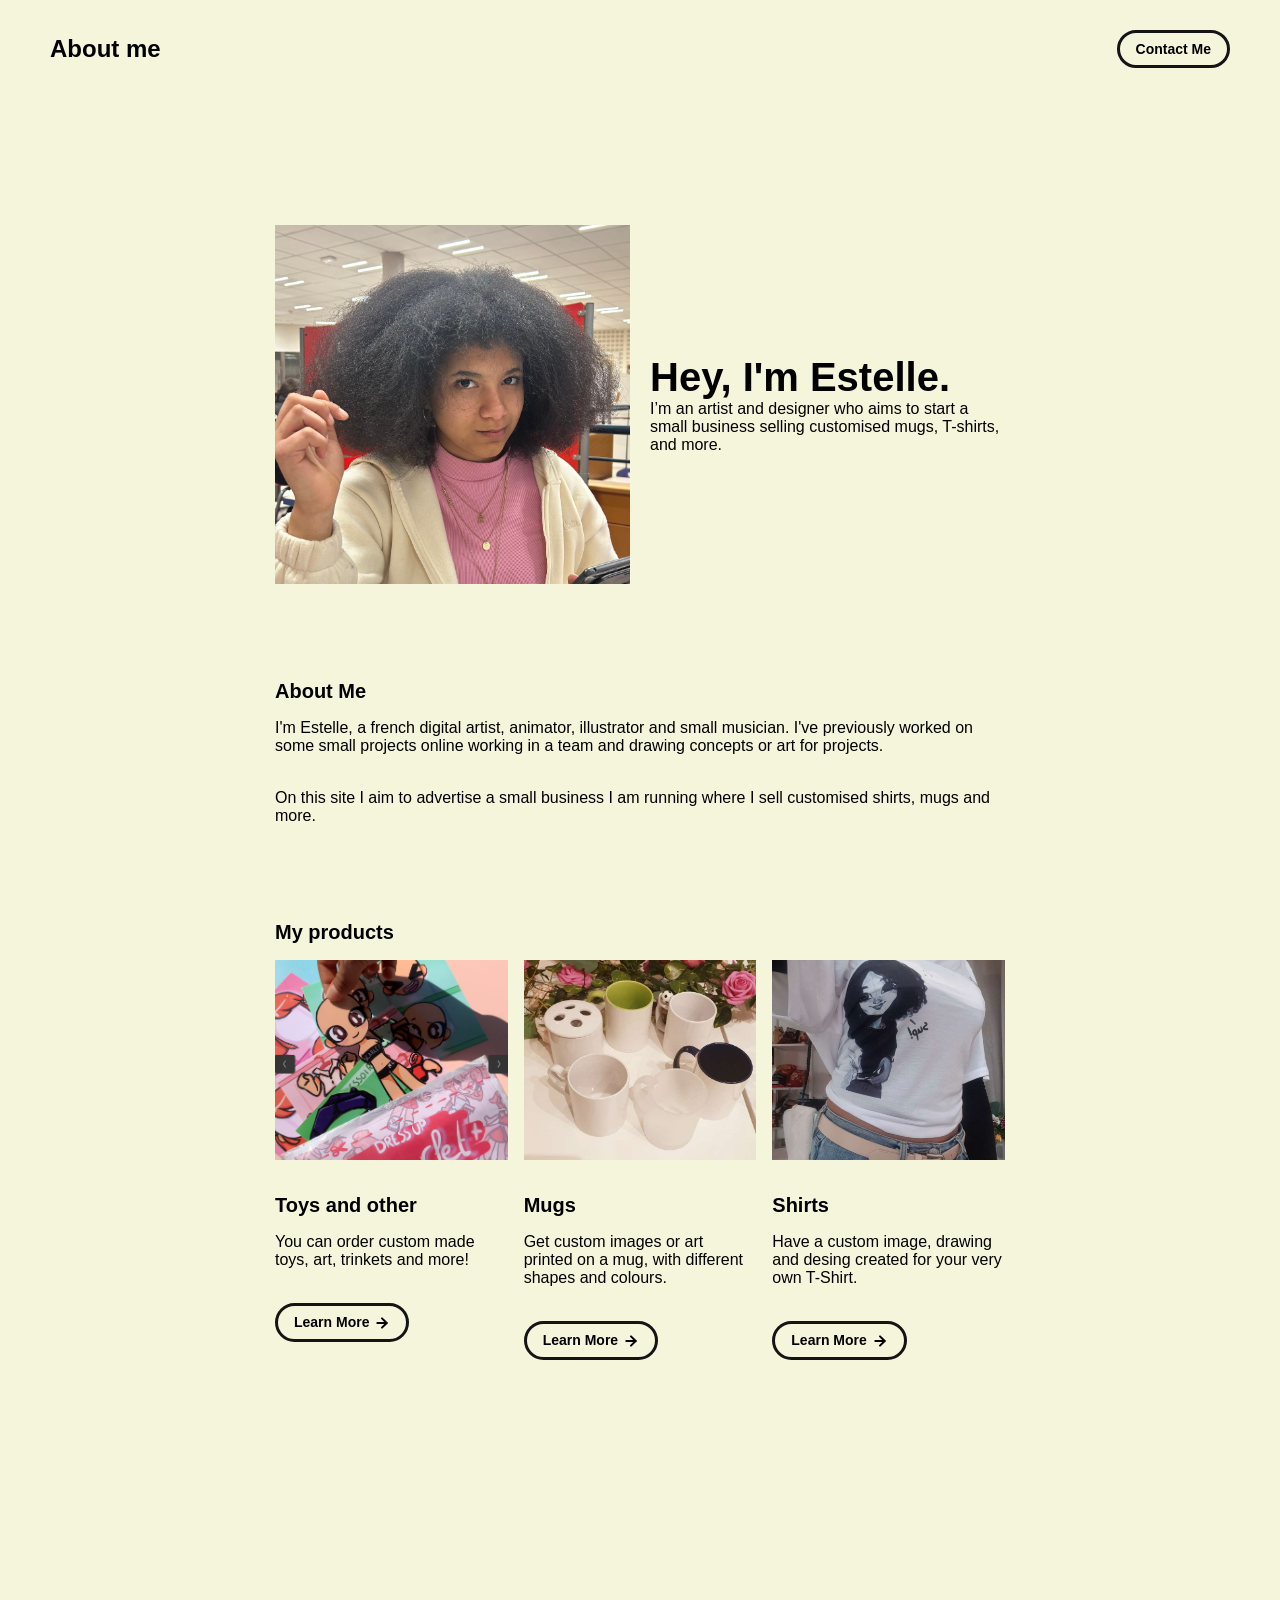
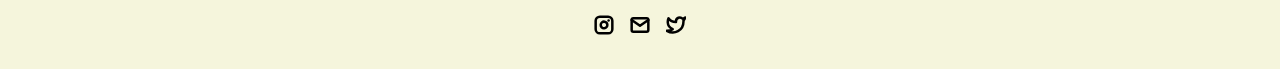
<file: index.html>
<!DOCTYPE html>
<html lang="en">
	<head>
		<meta charset="utf-8">

    <link rel="icon" href="./assets/images/Logo" />
		<title>Popsie's Wearables</title>
    <meta name="description" content="Popsie's site">
    <meta name="viewport" content="width=device-width, initial-scale=1" />

		<link rel="stylesheet" href="./css/layout.css">
    <link rel="stylesheet" href="./css/typography.css">
    <link rel="stylesheet" href="./css/utilities.css">

		<script defer src="./js/script.js"></script>
	</head>
	<body>
    <!-- NAVBAR -->
    <div class="navbar">
      <a class="nav-title-link" href="./index.html">
        <span class="nav-title">About me</span>
        <a class="button" href="mailto:poppsstella@gmail.com">
          <span class="button-text">Contact Me</span>
        </a>
      </a>
    </div>

    <!-- MAIN PAGE CONTENT -->
    <div id="main-content">

      <!-- PORTFOLIO HEADER -->
      <div id="portfolio-header">
        <div id="portfolio-header-image-container">
          <img src="./assets/images/estou2.jpeg" class="portfolio-header-image">
        </div>
        <div id="portfolio-header-text-container">
            <div class="header-text">
              <span class="main-title">Hey, I'm Estelle.</span>
              <div class="body-text">I’m an artist and designer who aims to start a small business selling customised mugs, T-shirts, and more.</div>
            </div>
        </div>
      </div>

      <div id="about-section">
        <span class="subheader-text">About Me</span>
        <div class="about-section-content">
          <div class="body-text">I'm Estelle, a french digital artist, animator, illustrator and small musician. I've previously worked on some small projects online working in a team and drawing concepts or art for projects.</div>
          <div class="body-text">On this site I aim to advertise a small business I am running where I sell customised shirts, mugs and more.</div>
        </div>
      </div>

      <!-- My products section-->
      <div id="my-work-section">
        <!-- TODO - Change the subheader-text to whatever you want the Projects section header to say -->
        <span class="subheader-text">My products</span>

        <div class="projects-container">
          <div class="project-card">
            <img src="./assets/images/scarlet3.png" class="project-image">
            <div class="project-card-text-container">
              <div class="subheader-text project-title">Toys and other</div>
              <div class="body-text project-card-text">You can order custom made toys, art, trinkets and more!</div>
            </div>
            <a class="button" href="./project-pages/project-template.html">
              <span class="button-text">Learn More</span>
              <image src="./assets/icons/arrow-right.svg" class="right-arrow-icon"/>
            </a>
          </div>
          <div class="project-card">
            <img src="./assets/images/Mug1.jpg" class="project-image">
            <div class="project-card-text-container">
              <div class="subheader-text project-title">Mugs</div>
              <div class="body-text project-card-text">Get custom images or art printed on a mug, with different shapes and colours.</div>
            </div>
            <a class="button" href="./project-pages/mug-page.html">
              <span class="button-text">Learn More</span>
              <image src="./assets/icons/arrow-right.svg" class="right-arrow-icon"/>
            </a>
          </div>
          <div class="project-card">
            <img src="./assets/images/Shirt4.jpg" class="project-image">
            <div class="project-card-text-container">
              <div class="subheader-text project-title">Shirts</div>
              <div class="body-text project-card-text">Have a custom image, drawing and desing created for your very own T-Shirt.</div>
            </div>
            <a class="button" href="./project-pages/project-template.html">
              <span class="button-text">Learn More</span>
              <image src="./assets/icons/arrow-right.svg" class="right-arrow-icon"/>
            </a>
          </div>
        </div>
      </div>
    </div>

    <!-- FOOTER -->
    <div id="footer">
      <a class="icon-link" target="_blank" href="https://instagram.com/popsi_cycle">
        <image src="./assets/icons/instagram.svg" class="footer-icon"/>
      </a>
      <a class="icon-link" href="mailto:poppsstella@gmail.com">
        <image src="./assets/icons/mail.svg" class="footer-icon"/>
      </a>
	  <a class="icon-link" href="https://x.com/Mochi_popp">
        <image src="./assets/icons/twitter.svg" class="footer-icon"/>
      </a>
    </div>

	</body>
</html>
</file>
<file: css/layout.css>
* {
  box-sizing: border-box;
}

html {
  text-size-adjust: none;
  -webkit-text-size-adjust: none;
  -moz-text-size-adjust: none;
  -ms-text-size-adjust: none;
}

body { 
  background-color: beige;
  margin: 0;
  -webkit-font-smoothing: antialiased;
  -moz-osx-font-smoothing: grayscale;
}




/* Main Page Layout */

#main-content {
  margin: 225px 425px;
  display: flex;
  flex-direction: column;
  gap: 96px;
}




/* Portfolio Header */

#portfolio-header {
  display: flex;
  gap: 20px;
  align-items: center;
}

#portfolio-header-image-container {
  display: flex;
  flex-direction: column;
  gap: 10px;
  flex-basis: 50%;
}

.portfolio-header-image {
  width: 100%;
  height: auto;
}

.portfolio-header-image img {
  height: 400px;
  width: 400px;
  border-radius: 50%;
  display: block;
  margin: 50px auto;
}

#portfolio-header-text-container {
  display: flex;
  flex-direction: column;
  gap: 34px;
  flex-basis: 50%;
}




/* About Section */

#about-section {
  display: flex;
  flex-direction: column;
  gap: 16px;
}

.about-section-content {
  display: flex;
  flex-direction: column;
  gap: 34px;
}




/* Project Section */

#my-work-section {
  display: flex;
  flex-direction: column;
  gap: 16px;
}

.projects-container {
  display: flex;
  gap: 34px 16px;
  flex-wrap: wrap;
}

    /* Project Cards */

    .project-card {
      max-width: calc((100% - 32px) / 3);
      display: flex;
      flex-direction: column;
      gap: 34px;
    }

    .project-card-text-container {
      flex-direction: column;
      display: flex;
      gap: 16px
    }

    .project-image {
      width: 100%;
      height: 200px;
      object-fit: cover;
      object-position: center;
    }




/* Project Pages */

#project-header {
  display: flex;
  flex-direction: column;
  gap: 16px;
}

.project-header-image {
  width: 100%;
  height: auto;
}

#project-details {
  display: flex;
  flex-direction: column;
  gap: 16px;
}

.project-details-content {
  display: flex;
  flex-direction: column;
  gap: 34px;
}

    /* Project Gallery */

    #project-gallery {
      display: flex;
      flex-direction: column;
      gap: 16px;
    }

    .project-gallery-content {
      display: flex;
      flex-wrap: wrap;
      gap: 34px 16px;
    }

    .gallery-image-container {
      width: 100%;
      display: flex;
      flex-direction: column;
      gap: 10px;
    }

    .gallery-image-container.half-width {
      width: calc((100% - 16px) / 2);
    }

    .gallery-image {
      width: 100%;
      height: auto;
    }


/* Extra Extra large devices (large laptops and desktops, 1200px and below) */
@media only screen and (max-width: 1600px) {
  #main-content {
    margin: 225px 275px;
  }
}

/* Extra large devices (large laptops and desktops, 1200px and below) */
@media only screen and (max-width: 1200px) {
  #main-content {
    margin: 225px 175px;
  }
}

/* Large devices (laptops/desktops, 1000px and below) */
@media only screen and (max-width: 1000px) {
  #main-content {
    margin: 225px 75px;
  }
}

/* Small devices (portrait tablets and large phones, 800px and below) */
@media only screen and (max-width: 800px) {
  #main-content {
    margin: 150px 50px;
  }

  #portfolio-header {
    flex-direction: column;
  }

  .project-card {
    max-width: calc((100% - 16px) / 2);
  }
}

/* Small devices (portrait tablets and large phones, 600px and below) */
@media only screen and (max-width: 600px) {
  #main-content {
    margin: 125px 20px;
  }

  .project-card {
    max-width: 100%;
  }
}
</file>
<file: css/typography.css>
body {
  font-family: "Helvetica Neue", Helvetica, Arial, sans-serif;
}

.nav-title {
  font-weight: 700;
  font-size: 24px;
}

.button-text {
  font-size: 14px;
  font-weight: 700;
}

.image-caption {
  font-size: 14px;
  font-weight: 500;
}

.main-title {
  font-size: 40px;
  font-weight: 700;
}

.subheader-text {
  font-size: 20px;
  font-weight: 700;
}

.body-text {
  font-size: 16px;
  font-weight: 500;
}

.project-card-text {
  overflow: hidden;
  text-overflow: ellipsis;
  display: -webkit-box;
  -webkit-line-clamp: 4;
  -webkit-box-orient: vertical;
}

.project-title {
  overflow: hidden;
  text-overflow: ellipsis;
  display: -webkit-box;
  -webkit-line-clamp: 1;
  -webkit-box-orient: vertical;
}
</file>
<file: css/utilities.css>
/* Icons */

.right-arrow-icon {
  width: 16px;
  height: 16px;
  margin-top: 1px;
}

.footer-icon {
  width: 20px;
  height: 20px;
}

a.icon-link {
  transition: transform 200ms ease-in-out;
}

a.icon-link:hover {
  cursor: pointer;
  stroke-width: 5;
  margin: 0;
  transform: rotate(15deg);
}


/* Navbar Styling */

.navbar {
  width: 100%;
  padding: 30px 50px;
  display: flex;
  justify-content: space-between;
  align-items: center;
  position: fixed;
  top: 0;
  left: 0;
}

.nav-title-link {
  color: black;
  text-decoration: none;
}

.nav-title-link:hover {
  text-decoration: underline;
}

/* Small devices (portrait tablets and large phones, 800px and below) */
@media only screen and (max-width: 800px) {
  .navbar {
    padding: 20px 20px;
    background-color: white
  }
}


/* Button Styling */

a.button {
  padding: 8px 16px;
  border: 3px solid #141414;
  border-radius: 50px;
  color: black;
  text-decoration: none;
  width: fit-content;
  display: flex;
  gap: 5px;
  align-items: center;
}

a.button:hover {
  text-decoration: underline;
  text-decoration-thickness: 2px;
  cursor: pointer;
}


/* Footer Styling */

#footer {
  width: 100%;
  display: flex;
  padding: 30px 50px;
  justify-content: center;
  align-items: center;
  gap: 16px;
}

/* Link Styling */
a.no-underline {
  text-decoration: none;
  color: black
}

a.no-underline:hover {
  text-decoration: underline;
  cursor: pointer;
}

/* Small devices (portrait tablets and large phones, 800px and below) */
@media only screen and (max-width: 800px) {
  #footer {
    padding: 20px 20px;
  }
}
</file>
